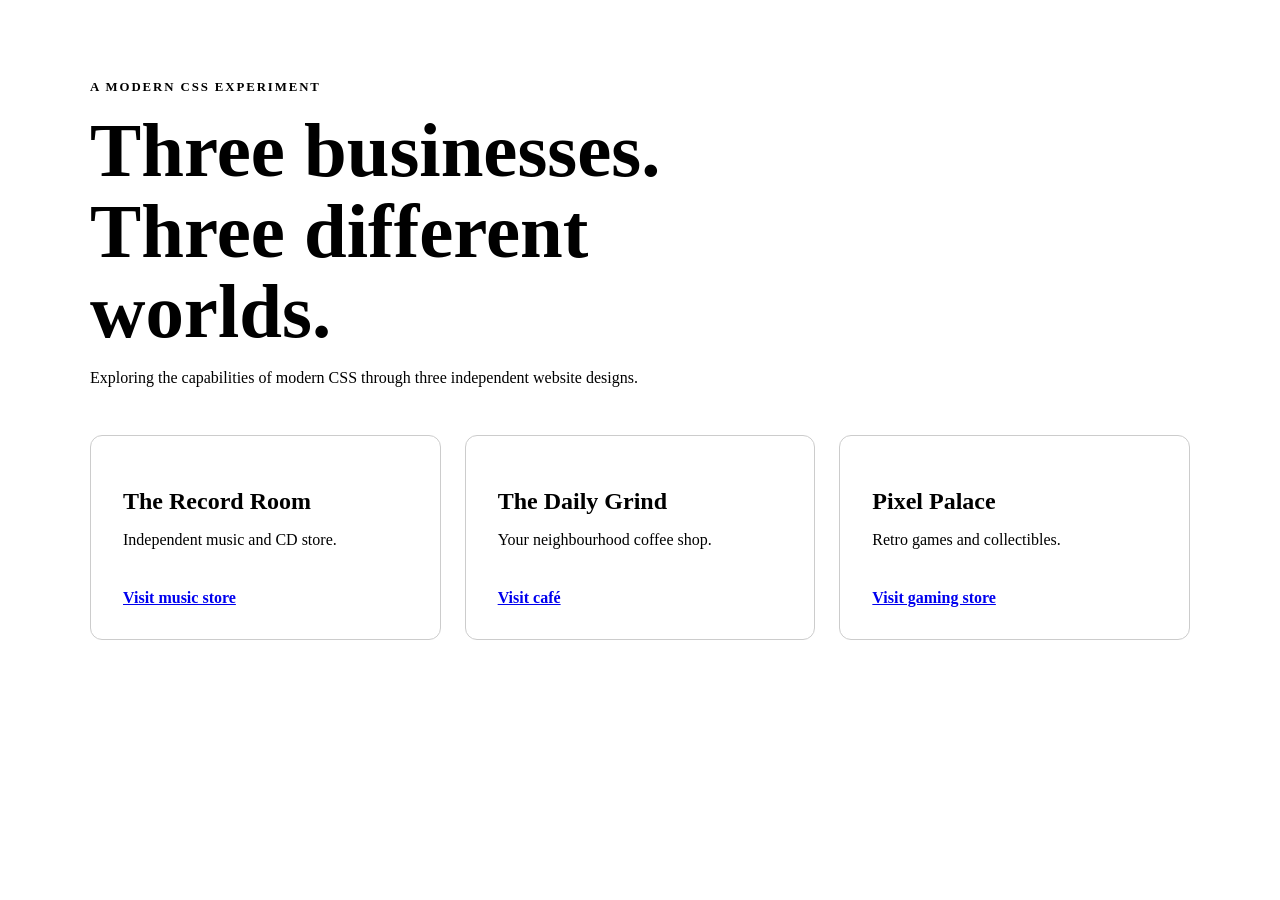
<file: index.html>
<!DOCTYPE html>
<html lang="en">

<head>
    <meta charset="UTF-8">
    <meta name="viewport" content="width=device-width, initial-scale=1.0">

    <title>Modern CSS | Three Business Experiments</title>

    <link rel="stylesheet" href="css/global.css">
</head>

<body>

    <main class="project-home">
        <header>
            <p class="eyebrow">A modern CSS experiment</p>
            <h1>Three businesses.<br>Three different worlds.</h1>
            <p>
                Exploring the capabilities of modern CSS
                through three independent website designs.
            </p>
        </header>

        <section class="project-links" aria-label="Explore the websites">

            <article>
                <h2>The Record Room</h2>
                <p>Independent music and CD store.</p>
                <a href="music/index.html">Visit music store</a>
            </article>

            <article>
                <h2>The Daily Grind</h2>
                <p>Your neighbourhood coffee shop.</p>
                <a href="cafe/index.html">Visit café</a>
            </article>

            <article>
                <h2>Pixel Palace</h2>
                <p>Retro games and collectibles.</p>
                <a href="gaming/index.html">Visit gaming store</a>
            </article>

        </section>
    </main>

</body>

</html>
</file>
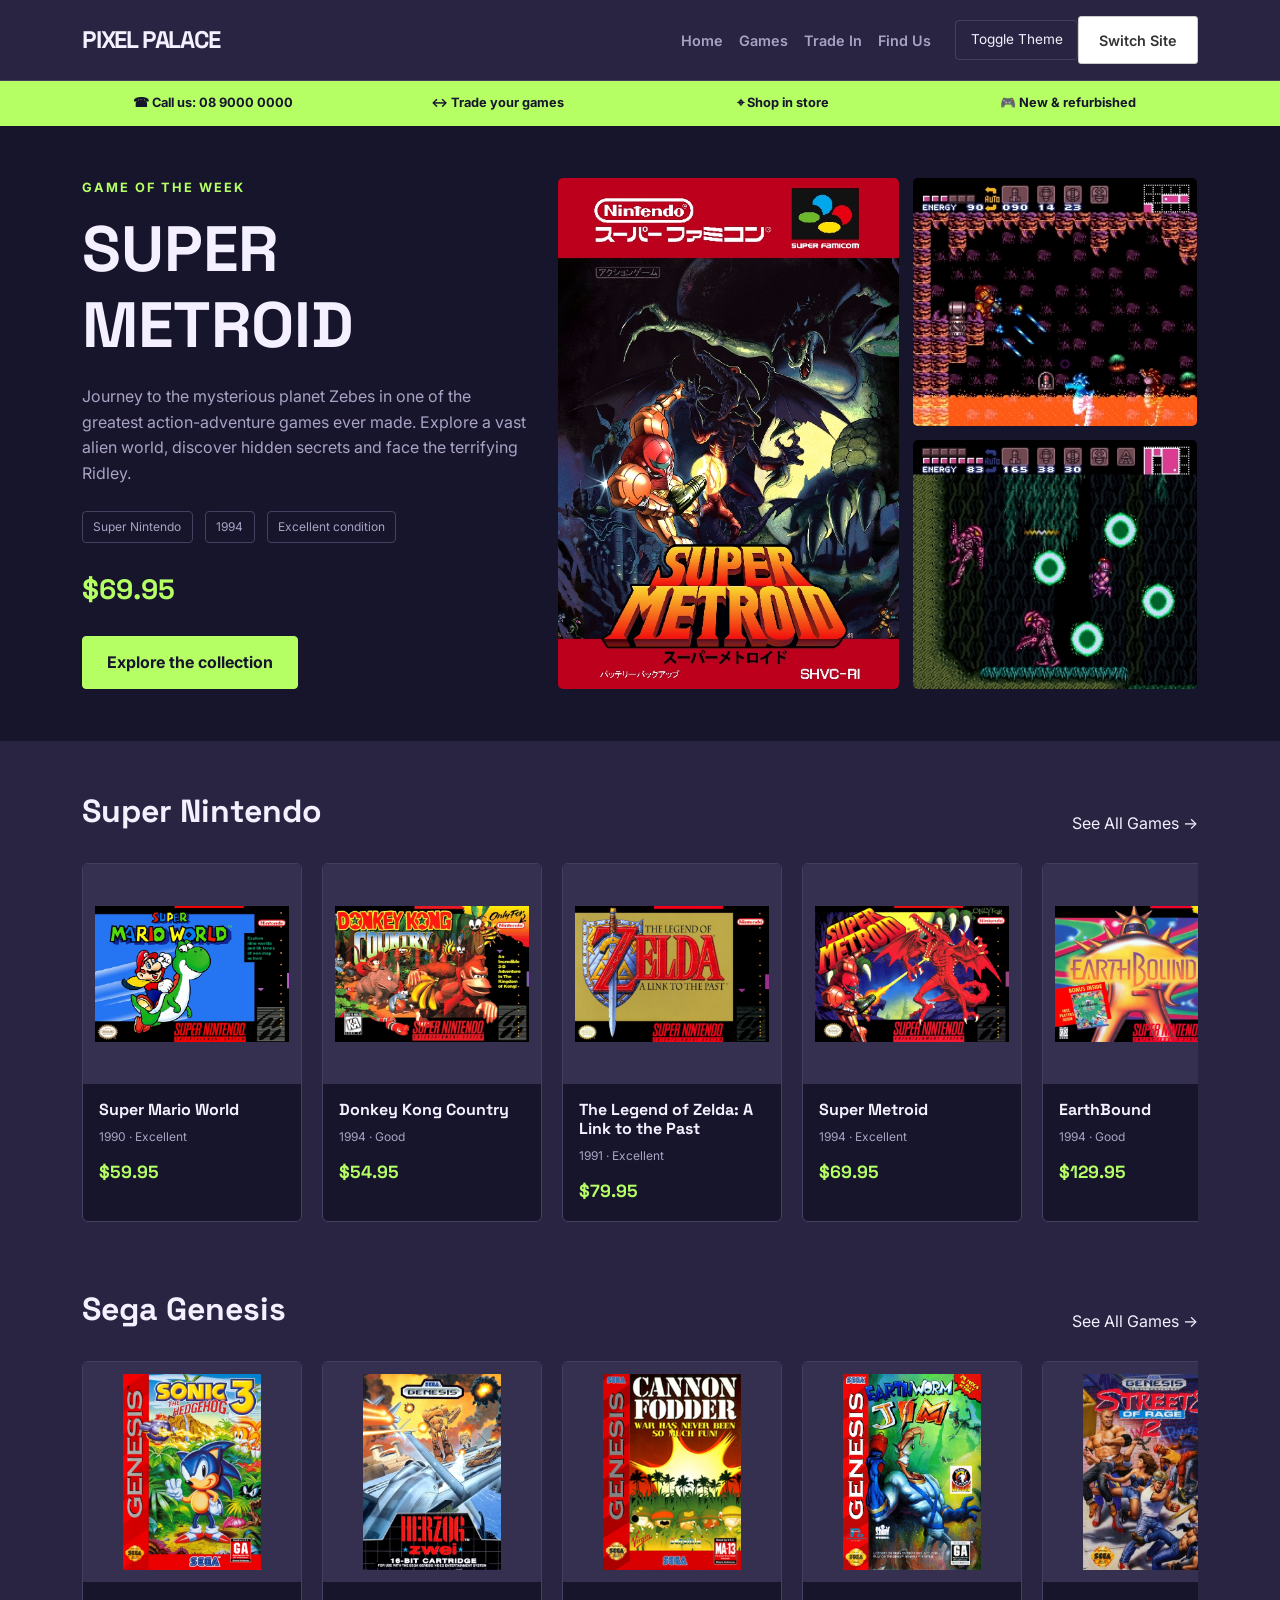
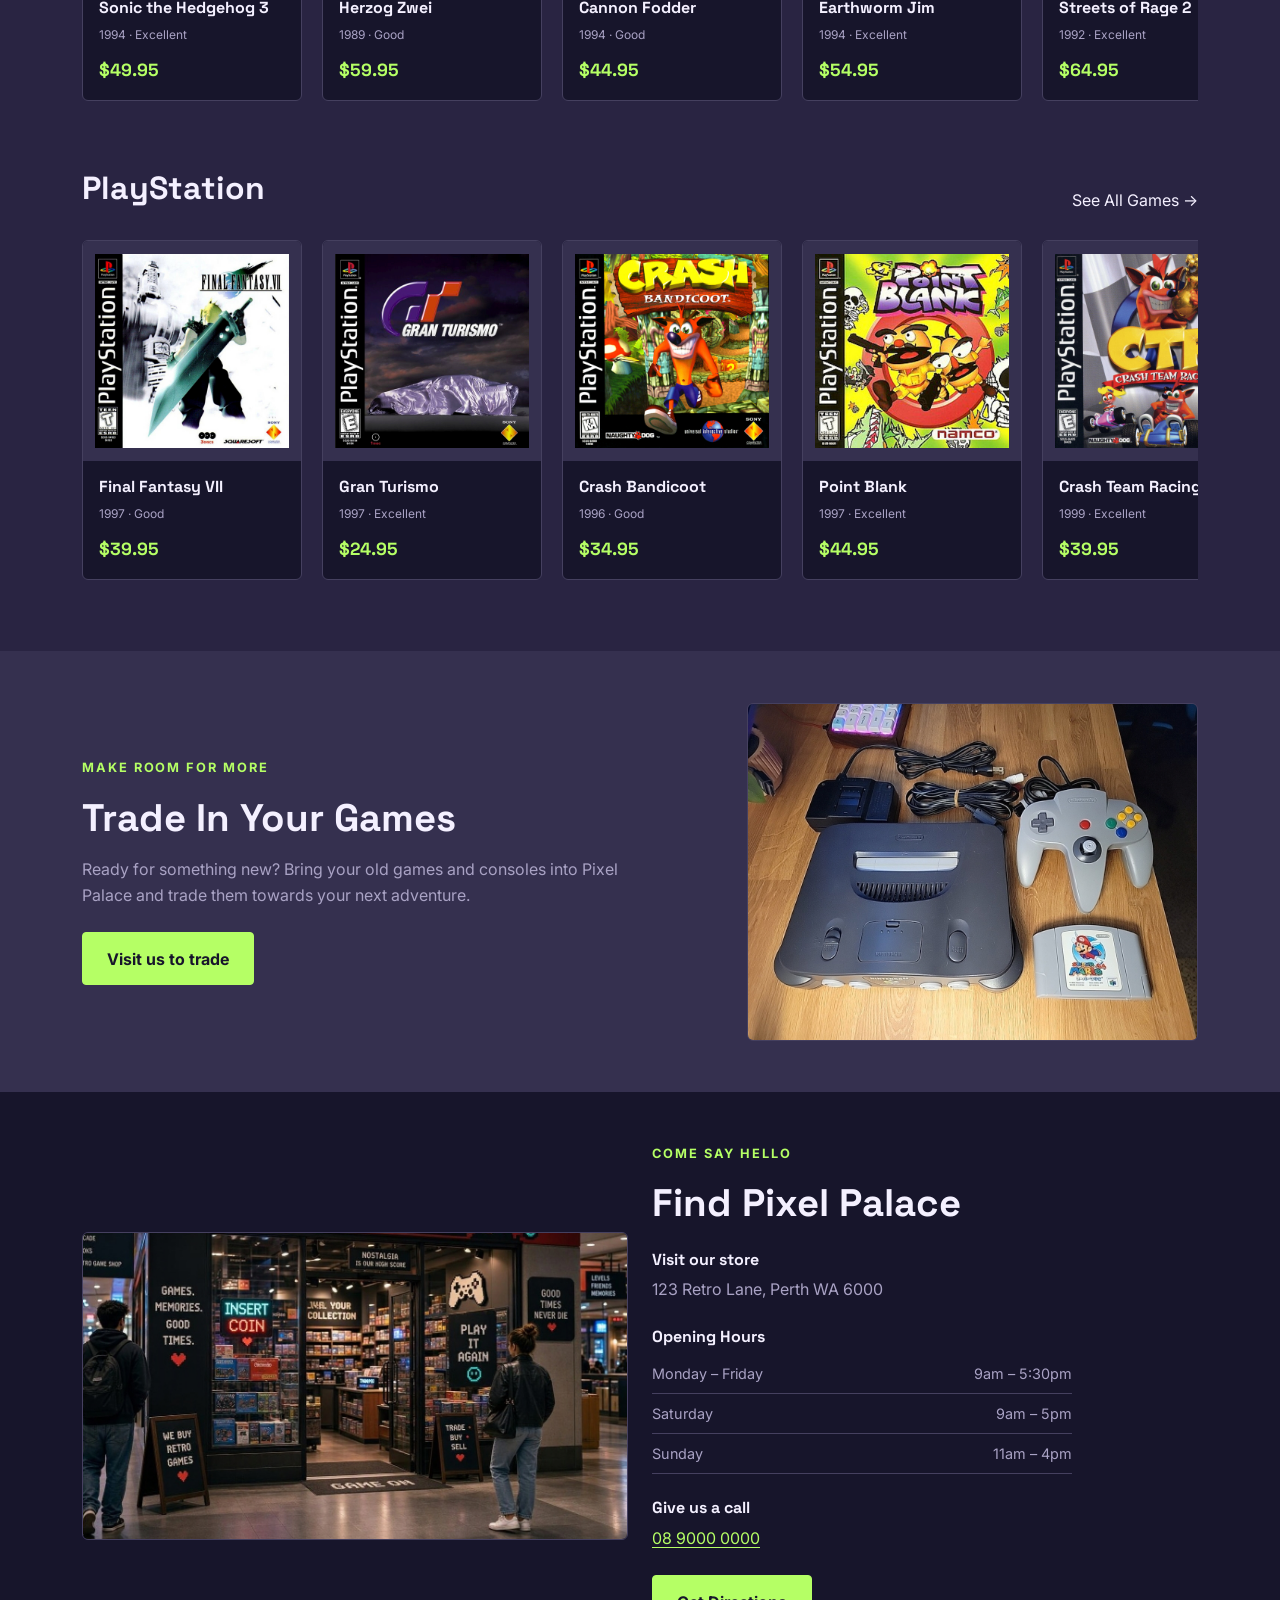
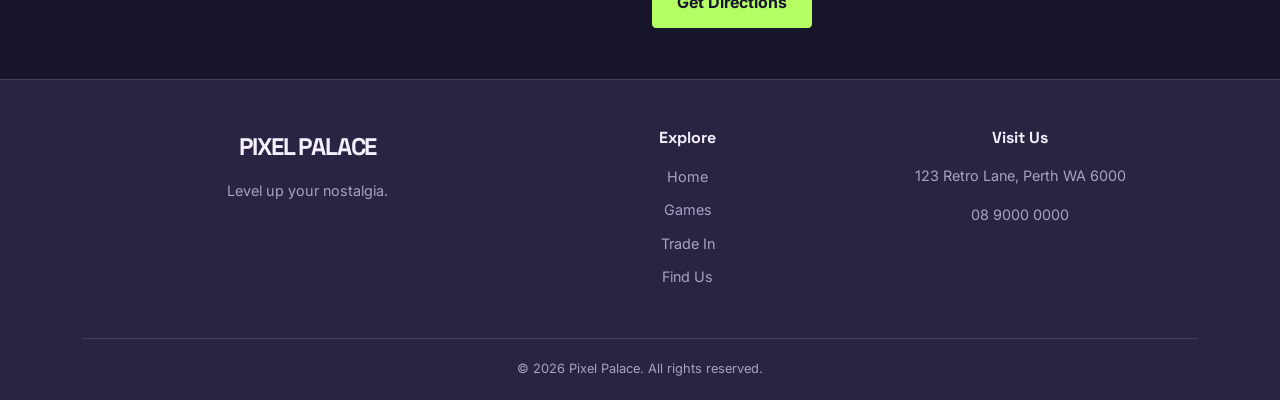
<file: gaming/index.html>
<!DOCTYPE html>
<html lang="en">

<head>
    <meta charset="UTF-8">
    <meta name="viewport" content="width=device-width, initial-scale=1.0">

    <title>Pixel Palace | Retro Gaming</title>

    <link rel="preconnect" href="https://fonts.googleapis.com">
    <link rel="preconnect" href="https://fonts.gstatic.com" crossorigin>
    <link
        href="https://fonts.googleapis.com/css2?family=Inter:wght@400;500;600;700&family=Space+Grotesk:wght@400;500;600;700&display=swap"
        rel="stylesheet">

    <!-- Bootstrap -->
    <link href="https://cdn.jsdelivr.net/npm/bootstrap@5.3.8/dist/css/bootstrap.min.css" rel="stylesheet">

    <!-- Project stylesheets -->
    <link rel="stylesheet" href="../css/global.css">
    <link rel="stylesheet" href="../css/switcher.css">
    <link rel="stylesheet" href="../css/gaming.css">
</head>

<body>

    <!-- =========================
         Header & Navigation
    ========================= -->

    <header class="site-header">
        <nav class="navbar navbar-expand-lg">
            <div class="container">

                <a class="navbar-brand" href="#home">
                    PIXEL PALACE
                </a>

                <button class="navbar-toggler" type="button" data-bs-toggle="collapse" data-bs-target="#main-navigation"
                    aria-controls="main-navigation" aria-expanded="false" aria-label="Toggle navigation">
                    <span class="navbar-toggler-icon"></span>
                </button>

                <div class="collapse navbar-collapse" id="main-navigation">

                    <ul class="navbar-nav ms-auto align-items-lg-center">
                        <li class="nav-item">
                            <a class="nav-link" href="#home">Home</a>
                        </li>

                        <li class="nav-item">
                            <a class="nav-link" href="#games">Games</a>
                        </li>

                        <li class="nav-item">
                            <a class="nav-link" href="#trade-in">Trade In</a>
                        </li>

                        <li class="nav-item">
                            <a class="nav-link" href="#find-us">Find Us</a>
                        </li>
                    </ul>

                    <button class="theme-toggle" type="button" aria-label="Toggle colour theme" aria-pressed="false">
                        Toggle Theme
                    </button>

                </div>

                <!-- Shared site switcher -->
                <button class="switcher-button" type="button" popovertarget="site-switcher-panel">
                    Switch Site
                </button>

                <nav id="site-switcher-panel" class="switcher-panel" popover aria-label="Explore other websites">
                    <p>Switch between experiences</p>
                    <a href="../cafe/index.html">☕ The Daily Grind</a>
                    <a href="../gaming/index.html" aria-current="page">🎮 Pixel Palace</a>
                    <a href="../music/index.html">💿 The Record Room</a>
                </nav>

            </div>
        </nav>
    </header>


    <main>


        <!-- =========================
     Store Information Bar
========================= -->

        <section class="store-info-bar">
            <div class="container">
                <div class="row">

                    <div class="col-6 col-lg-3">
                        <a href="tel:0890000000" class="store-info-item">
                            <span aria-hidden="true">☎</span>
                            Call us: 08 9000 0000
                        </a>
                    </div>

                    <div class="col-6 col-lg-3">
                        <a href="#trade-in" class="store-info-item">
                            <span aria-hidden="true">↔</span>
                            Trade your games
                        </a>
                    </div>

                    <div class="col-6 col-lg-3">
                        <a href="#find-us" class="store-info-item">
                            <span aria-hidden="true">⌖</span>
                            Shop in store
                        </a>
                    </div>

                    <div class="col-6 col-lg-3">
                        <a href="#games" class="store-info-item">
                            <span aria-hidden="true">🎮</span>
                            New & refurbished
                        </a>
                    </div>

                </div>
            </div>
        </section>


        <!-- =========================
     Game of the Week
========================= -->

        <section class="game-of-the-week">
            <div class="container">

                <div class="row align-items-center g-4">

                    <!-- Game Information -->
                    <div class="col-lg-5">

                        <p class="eyebrow">Game of the week</p>

                        <h1>Super Metroid</h1>

                        <p class="game-description">
                            Journey to the mysterious planet Zebes in one
                            of the greatest action-adventure games ever made.
                            Explore a vast alien world, discover hidden secrets
                            and face the terrifying Ridley.
                        </p>

                        <div class="game-details">
                            <span>Super Nintendo</span>
                            <span>1994</span>
                            <span>Excellent condition</span>
                        </div>

                        <div class="game-price">
                            $69.95
                        </div>

                        <a href="#games" class="btn button">
                            Explore the collection
                        </a>

                    </div>


                    <!-- Game Images -->
                    <div class="col-lg-7">

                        <div class="game-feature-images">

                            <!-- Main Box Artwork -->
                            <div class="game-box-image">
                                <img src="../images/gaming/super-metroid-box.jpg"
                                    alt="Super Metroid original Super Nintendo game box">
                            </div>

                            <!-- Gameplay Screenshots -->
                            <div class="gameplay-image gameplay-one">
                                <img src="../images/gaming/super-metroid-gameplay-1.jpg"
                                    alt="Samus exploring the alien world of Zebes">
                            </div>

                            <div class="gameplay-image gameplay-two">
                                <img src="../images/gaming/super-metroid-gameplay-2.jpg"
                                    alt="Super Metroid gameplay showing an encounter with an enemy">
                            </div>

                        </div>

                    </div>

                </div>

            </div>
        </section>

        <!-- =========================
             Game Collections
        ========================= -->

        <section class="game-collections" id="games">
            <div class="container">

                <!-- Super Nintendo -->
                <div class="game-collection">
                    <div class="d-flex justify-content-between align-items-center">
                        <h2>Super Nintendo</h2>
                        <a href="#" class="collection-link">See All Games →</a>
                    </div>

                    <div class="game-carousel" id="snes-games">
                        <!-- Game cards generated with JavaScript -->
                    </div>
                </div>

                <!-- Sega Genesis -->
                <div class="game-collection">
                    <div class="d-flex justify-content-between align-items-center">
                        <h2>Sega Genesis</h2>
                        <a href="#" class="collection-link">See All Games →</a>
                    </div>

                    <div class="game-carousel" id="genesis-games">
                        <!-- Game cards generated with JavaScript -->
                    </div>
                </div>

                <!-- Original PlayStation -->
                <div class="game-collection">
                    <div class="d-flex justify-content-between align-items-center">
                        <h2>PlayStation</h2>
                        <a href="#" class="collection-link">See All Games →</a>
                    </div>

                    <div class="game-carousel" id="playstation-games">
                        <!-- Game cards generated with JavaScript -->
                    </div>
                </div>

            </div>
        </section>

        <!-- =========================
                Trade In
        ========================= -->

        <section class="trade-in" id="trade-in">
            <div class="container">
                <div class="row align-items-center g-4">

                    <div class="col-lg-7">
                        <p class="eyebrow">Make room for more</p>
                        <h2>Trade In Your Games</h2>
                        <p>
                            Ready for something new? Bring your old games and consoles
                            into Pixel Palace and trade them towards your next adventure.
                        </p>
                        <a href="#find-us" class="btn button">Visit us to trade</a>
                    </div>

                    <div class="col-lg-5">
                        <div class="trade-in-image">
                            <img src="../images/gaming/game-trade-in.jpg"
                                alt="A collection of classic video games ready to trade">
                        </div>
                    </div>

                </div>
            </div>
        </section>


        <!-- =========================
             Find Us
        ========================= -->

        <section class="find-us" id="find-us">
            <div class="container">
                <div class="row align-items-center g-4">

                    <!-- Store Image -->
                    <div class="col-lg-6">
                        <div class="find-us-image">
                            <img src="../images/gaming/store-front.jpg" alt="Pixel Palace retro gaming store exterior">
                        </div>
                    </div>

                    <!-- Store Details -->
                    <div class="col-lg-6">
                        <p class="eyebrow">Come say hello</p>
                        <h2>Find Pixel Palace</h2>

                        <div class="store-details">
                            <h3>Visit our store</h3>
                            <p>123 Retro Lane, Perth WA 6000</p>

                            <h3>Opening Hours</h3>
                            <ul class="opening-hours">
                                <li>
                                    <span>Monday – Friday</span>
                                    <span>9am – 5:30pm</span>
                                </li>
                                <li>
                                    <span>Saturday</span>
                                    <span>9am – 5pm</span>
                                </li>
                                <li>
                                    <span>Sunday</span>
                                    <span>11am – 4pm</span>
                                </li>
                            </ul>

                            <h3>Give us a call</h3>
                            <p><a href="tel:0890000000">08 9000 0000</a></p>

                            <a href="https://www.google.com/maps/search/?api=1&query=123+Retro+Lane+Perth+WA+6000"
                                target="_blank" rel="noopener noreferrer" class="btn button">
                                Get Directions
                            </a>
                        </div>
                    </div>

                </div>
            </div>
        </section>

    </main>


    <!-- =========================
         Footer
    ========================= -->

    <footer class="site-footer">
        <div class="container">
            <div class="row g-4 justify-content-center">

                <!-- Branding -->
                <div class="col-lg-5">
                    <a href="#home" class="footer-brand">PIXEL PALACE</a>
                    <p>Level up your nostalgia.</p>
                </div>

                <!-- Quick Links -->
                <div class="col-lg-3">
                    <h3>Explore</h3>
                    <ul class="footer-links">
                        <li><a href="#home">Home</a></li>
                        <li><a href="#games">Games</a></li>
                        <li><a href="#trade-in">Trade In</a></li>
                        <li><a href="#find-us">Find Us</a></li>
                    </ul>
                </div>

                <!-- Contact -->
                <div class="col-lg-4">
                    <h3>Visit Us</h3>
                    <p>123 Retro Lane, Perth WA 6000</p>
                    <p><a href="tel:0890000000">08 9000 0000</a></p>
                </div>

            </div>

            <div class="footer-bottom">
                <p>&copy; 2026 Pixel Palace. All rights reserved.</p>
            </div>
        </div>
    </footer>


    <!-- Bootstrap JavaScript -->
    <script src="https://cdn.jsdelivr.net/npm/bootstrap@5.3.8/dist/js/bootstrap.bundle.min.js"></script>

    <!-- Project JavaScript -->
    <script src="../js/gaming/games-data.js"></script>
    <script src="../js/gaming/games.js"></script>
    <script src="../js/main.js"></script>

</body>

</html>
</file>
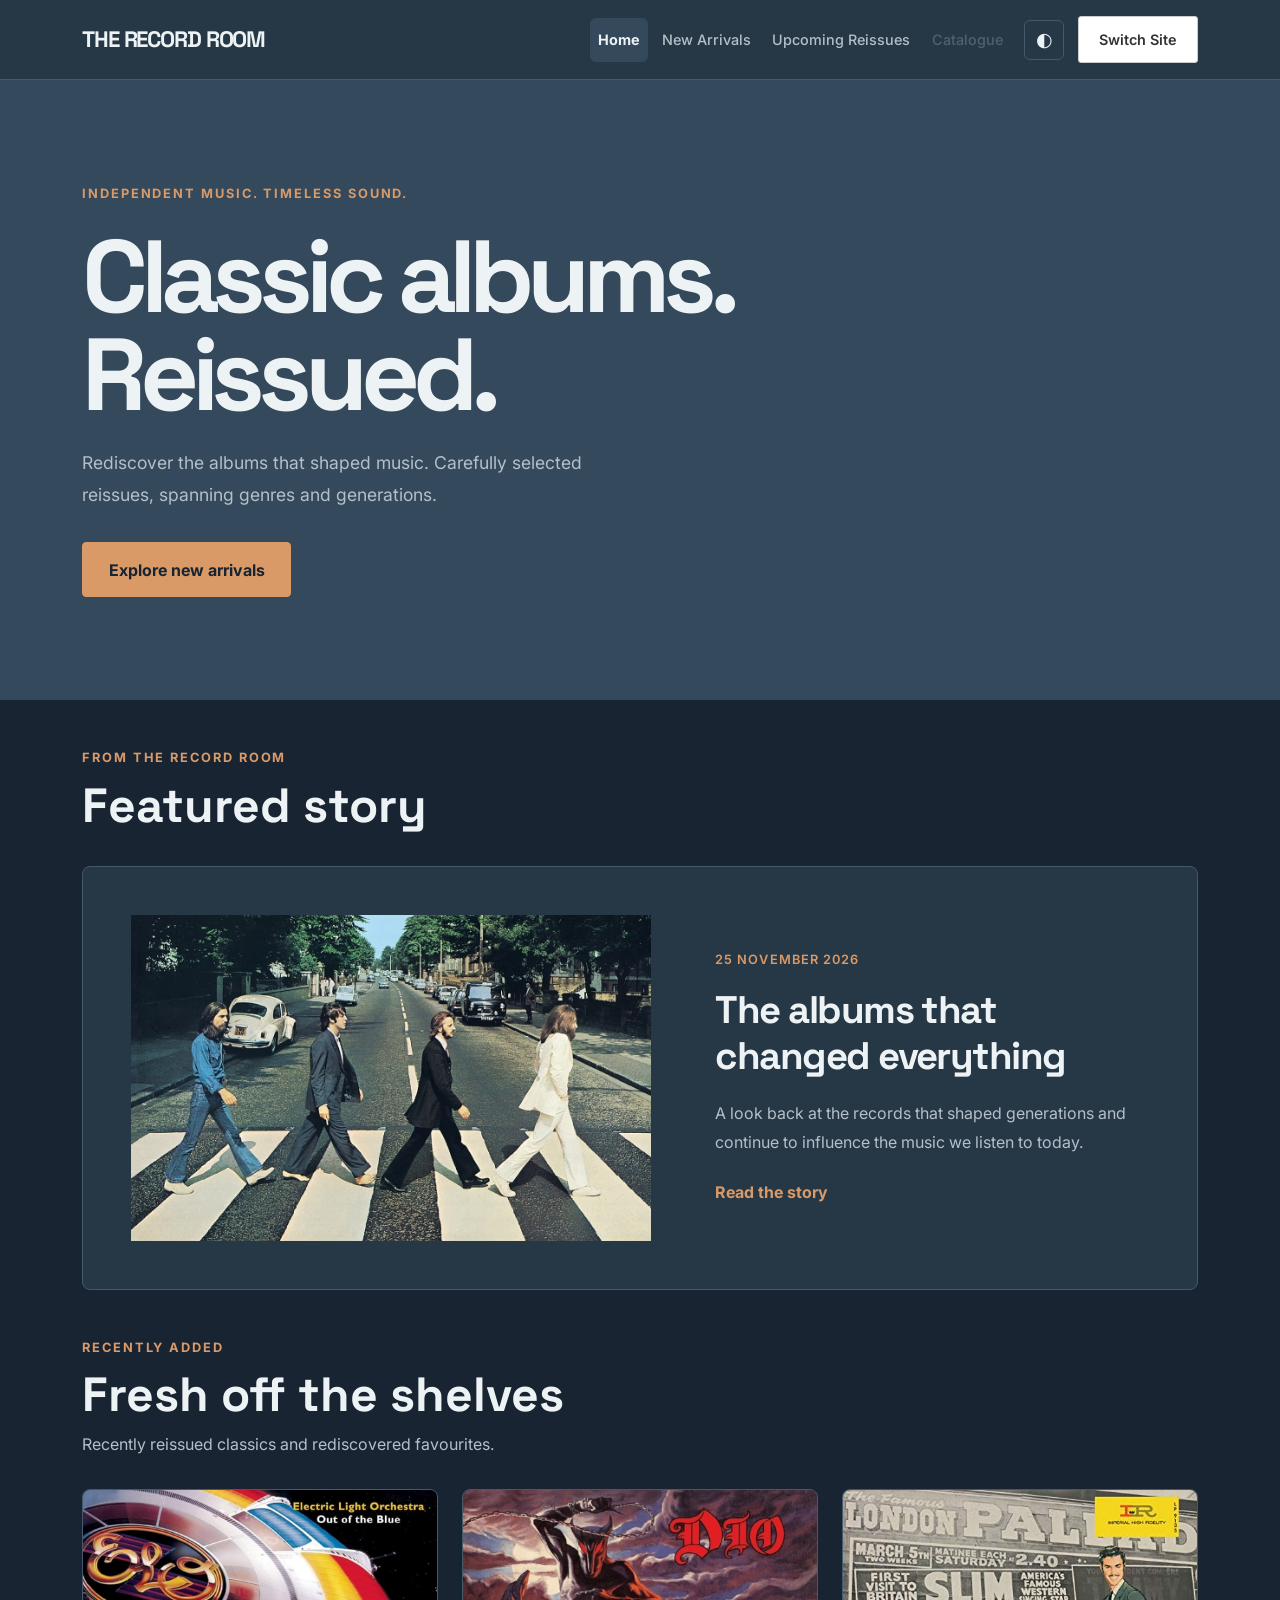
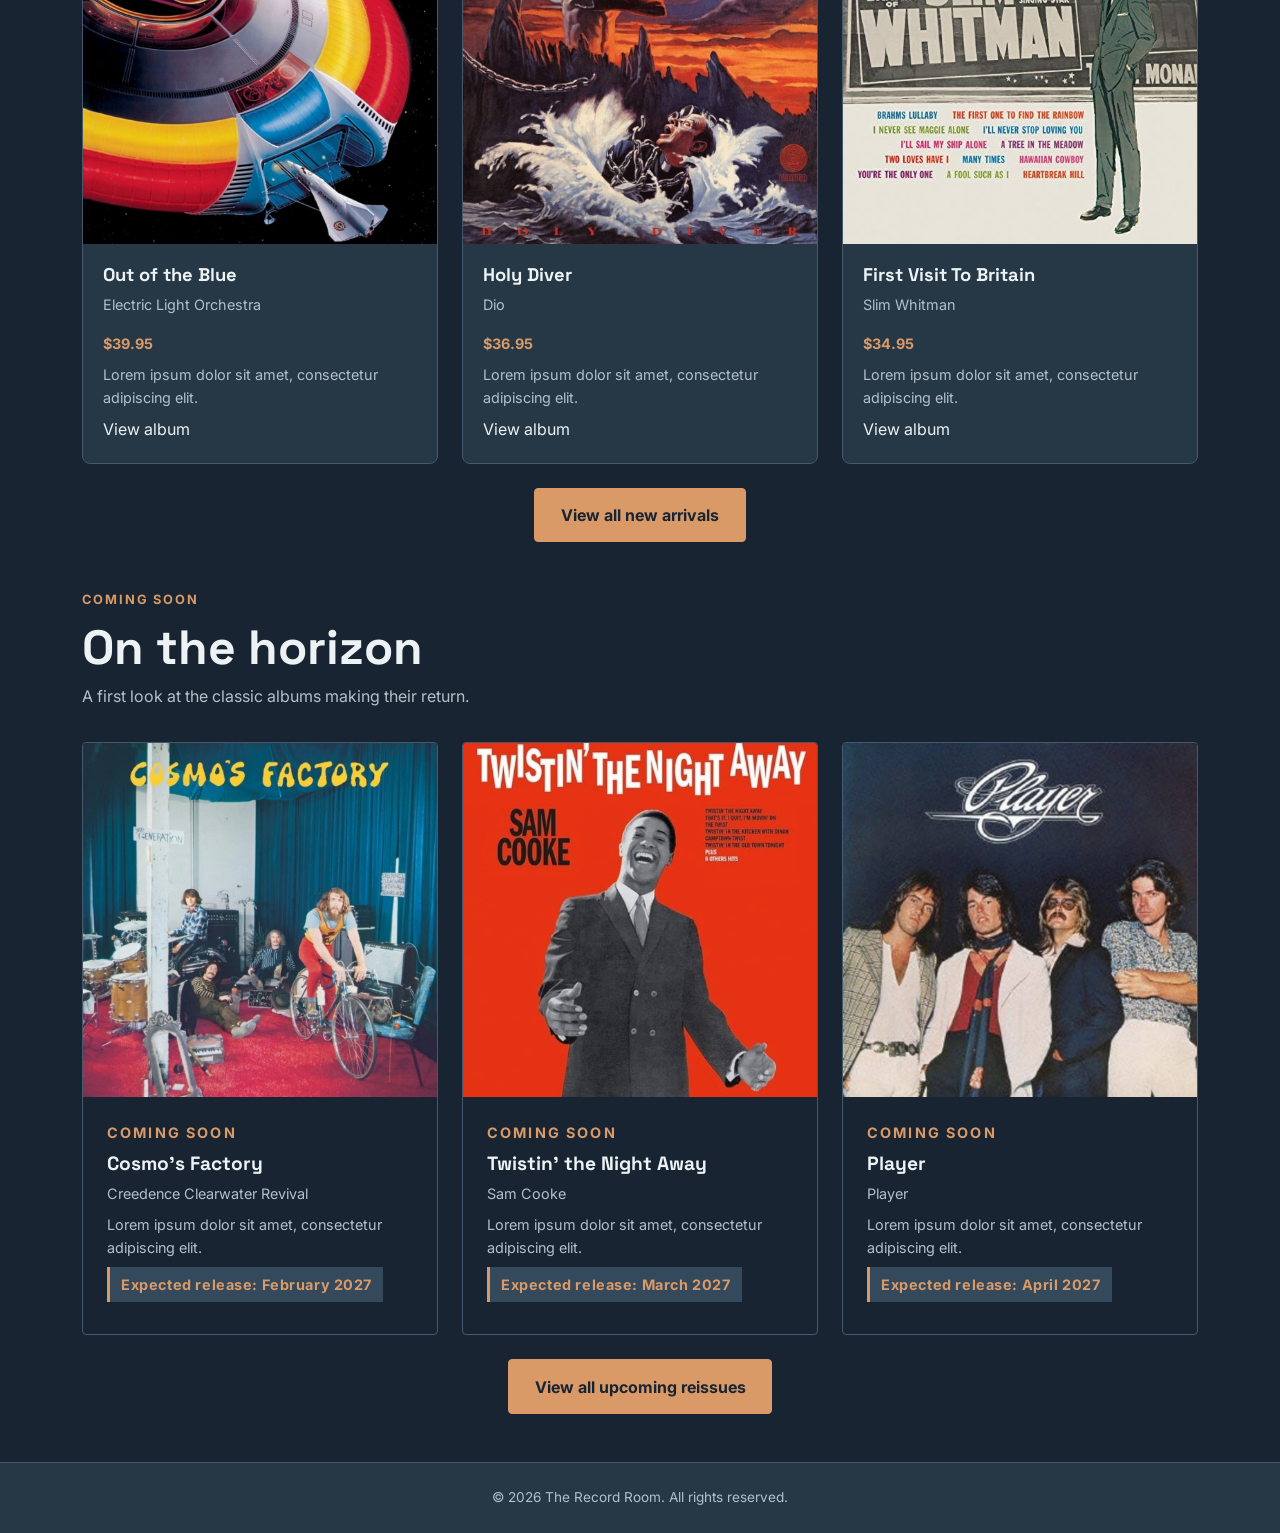
<file: music/index.html>
<!DOCTYPE html>
<html lang="en">

<head>
    <meta charset="UTF-8">
    <meta name="viewport" content="width=device-width, initial-scale=1.0">
    <meta name="description" content="Discover classic albums reissued for a new generation at The Record Room.">

    <title>The Record Room | Classic Albums Reissued</title>

    <!-- Theme initialisation will go here -->

    <!-- Bootstrap 5.3 -->
    <link href="https://cdn.jsdelivr.net/npm/bootstrap@5.3.8/dist/css/bootstrap.min.css" rel="stylesheet">

    <!-- Google Fonts -->
    <link rel="preconnect" href="https://fonts.googleapis.com">
    <link rel="preconnect" href="https://fonts.gstatic.com" crossorigin>
    <link
        href="https://fonts.googleapis.com/css2?family=Inter:wght@400;500;600;700&family=Space+Grotesk:wght@400;500;600;700&display=swap"
        rel="stylesheet">

    <!-- Stylesheets -->
    <link rel="stylesheet" href="../css/global.css">
    <link rel="stylesheet" href="../css/switcher.css">
    <link rel="stylesheet" href="../css/music.css">
</head>

<body>

    <!-- Header -->
    <header class="site-header">

        <nav class="navbar navbar-expand-lg">
            <div class="container">

                <!-- Branding -->
                <a href="index.html" class="navbar-brand site-logo">
                    THE RECORD ROOM
                </a>

                <!-- Mobile Navigation Toggle -->
                <button class="navbar-toggler" type="button" data-bs-toggle="collapse" data-bs-target="#main-navigation"
                    aria-controls="main-navigation" aria-expanded="false" aria-label="Toggle navigation">
                    <span class="navbar-toggler-icon"></span>
                </button>

                <!-- Navigation -->
                <div class="collapse navbar-collapse" id="main-navigation">

                    <ul class="navbar-nav ms-auto align-items-lg-center">

                        <li class="nav-item">
                            <a href="index.html" class="nav-link" aria-current="page">
                                Home
                            </a>
                        </li>

                        <li class="nav-item">
                            <a href="new-arrivals.html" class="nav-link">
                                New Arrivals
                            </a>
                        </li>

                        <li class="nav-item">
                            <a href="#upcoming-reissues" class="nav-link">
                                Upcoming Reissues
                            </a>
                        </li>

                        <li class="nav-item">
                            <a href="#catalogue" class="nav-link nav-inactive">
                                Catalogue
                            </a>
                        </li>

                        <li class="nav-item">
                            <button class="theme-toggle" type="button" aria-label="Toggle dark mode"
                                aria-pressed="false">
                                ◐
                            </button>
                        </li>

                        <li class="nav-item">
                            <button class="switcher-button" popovertarget="site-switcher-panel">
                                Switch Site
                            </button>
                        </li>

                    </ul>

                </div>

                <!-- Site Switcher Popover -->
                <nav id="site-switcher-panel" class="switcher-panel" popover aria-label="Explore other websites">

                    <p>Switch between experiences</p>

                    <a href="../cafe/index.html">☕ The Daily Grind</a>
                    <a href="../gaming/index.html">🎮 Pixel Palace</a>
                    <a href="../music/index.html" aria-current="page">💿 The Record Room</a>

                </nav>

            </div>
        </nav>

    </header>


    <!-- Main Content -->
    <main>

        <!-- Hero -->
        <section class="hero" id="home">
            <div class="container">

                <p class="eyebrow">Independent music. Timeless sound.</p>

                <h1>Classic albums.<br>Reissued.</h1>

                <p class="hero-description">
                    Rediscover the albums that shaped music.
                    Carefully selected reissues, spanning genres and generations.
                </p>

                <a href="new-arrivals.html" class="btn button">
                    Explore new arrivals
                </a>

            </div>
        </section>


        <!-- Featured News -->

        <!-- Featured News -->
        <section class="featured-news" id="featured-news">
            <div class="container">

                <!-- Section Heading -->
                <div class="section-heading">
                    <p class="eyebrow">From the record room</p>
                    <h2>Featured story</h2>
                </div>

                <!-- Featured Article -->
                <article class="featured-news-card">

                    <!-- Article Image -->
                    <div class="featured-news-image">
                        <img src="../images/music/featured-news.jpg" alt="Vintage vinyl records and album sleeves">
                    </div>

                    <!-- Article Content -->
                    <div class="featured-news-content">

                        <p class="news-date">25 November 2026</p>

                        <h3>The albums that changed everything</h3>

                        <p>
                            A look back at the records that shaped generations
                            and continue to influence the music we listen to today.
                        </p>

                        <a href="#" class="news-link">Read the story</a>

                    </div>

                </article>

            </div>
        </section>

        <!-- New Arrivals -->
        <section class="new-arrivals" id="new-arrivals">
            <div class="container">

                <div class="section-heading">
                    <p class="eyebrow">Recently added</p>
                    <h2>Fresh off the shelves</h2>
                    <p>Recently reissued classics and rediscovered favourites.</p>
                </div>

                <div class="row g-4 product-grid">

                    <!-- ELO: Out of the Blue -->
                    <article class="col-sm-6 col-lg-4">
                        <div class="product-card">

                            <img src="../images/music/out-of-the-blue.jpg" alt="Out of the Blue album artwork">

                            <div class="product-card-content">
                                <h3>Out of the Blue</h3>
                                <p>Electric Light Orchestra</p>
                                <p class="product-price">$39.95</p>
                                <p>Lorem ipsum dolor sit amet, consectetur adipiscing elit.</p>
                                <a href="album.html">View album</a>
                            </div>

                        </div>
                    </article>

                    <!-- Dio: Holy Diver -->
                    <article class="col-sm-6 col-lg-4">
                        <div class="product-card">

                            <img src="../images/music/holy-diver.jpg" alt="Holy Diver album artwork">

                            <div class="product-card-content">
                                <h3>Holy Diver</h3>
                                <p>Dio</p>
                                <p class="product-price">$36.95</p>
                                <p>Lorem ipsum dolor sit amet, consectetur adipiscing elit.</p>
                                <a href="album.html">View album</a>
                            </div>

                        </div>
                    </article>

                    <!-- Slim Whitman: First Visit To Britain -->
                    <article class="col-sm-6 col-lg-4">
                        <div class="product-card">

                            <img src="../images/music/first-visit-to-britain.jpg"
                                alt="First Visit To Britain album artwork">

                            <div class="product-card-content">
                                <h3>First Visit To Britain</h3>
                                <p>Slim Whitman</p>
                                <p class="product-price">$34.95</p>
                                <p>Lorem ipsum dolor sit amet, consectetur adipiscing elit.</p>
                                <a href="album.html">View album</a>
                            </div>

                        </div>
                    </article>

                </div>

                <div class="text-center mt-4">
                    <a href="new-arrivals.html" class="btn button">
                        View all new arrivals
                    </a>
                </div>

            </div>
        </section>


        <!-- Upcoming Reissues -->
        <section class="upcoming-reissues" id="upcoming-reissues">
            <div class="container">

                <div class="section-heading">
                    <p class="eyebrow">Coming soon</p>
                    <h2>On the horizon</h2>
                    <p>A first look at the classic albums making their return.</p>
                </div>

                <div class="row g-4 upcoming-grid">


                    <!-- Creedence Clearwater Revival -->
                    <article class="col-sm-6 col-lg-4">
                        <div class="upcoming-card">

                            <img src="../images/music/cosmos-factory.jpg" alt="Cosmo's Factory album artwork">

                            <div class="upcoming-card-content">
                                <p class="eyebrow">Coming soon</p>
                                <h3>Cosmo's Factory</h3>
                                <p>Creedence Clearwater Revival</p>
                                <p>Lorem ipsum dolor sit amet, consectetur adipiscing elit.</p>

                                <p class="upcoming-release-date">
                                    Expected release: February 2027
                                </p>
                            </div>

                        </div>
                    </article>


                    <!-- Sam Cooke -->
                    <article class="col-sm-6 col-lg-4">
                        <div class="upcoming-card">

                            <img src="../images/music/twistin-the-night-away.jpg"
                                alt="Twistin' the Night Away album artwork">

                            <div class="upcoming-card-content">
                                <p class="eyebrow">Coming soon</p>
                                <h3>Twistin' the Night Away</h3>
                                <p>Sam Cooke</p>
                                <p>Lorem ipsum dolor sit amet, consectetur adipiscing elit.</p>

                                <p class="upcoming-release-date">
                                    Expected release: March 2027
                                </p>
                            </div>

                        </div>
                    </article>


                    <!-- Player -->
                    <article class="col-sm-6 col-lg-4">
                        <div class="upcoming-card">

                            <img src="../images/music/player.jpg" alt="Player album artwork">

                            <div class="upcoming-card-content">
                                <p class="eyebrow">Coming soon</p>
                                <h3>Player</h3>
                                <p>Player</p>
                                <p>Lorem ipsum dolor sit amet, consectetur adipiscing elit.</p>

                                <p class="upcoming-release-date">
                                    Expected release: April 2027
                                </p>
                            </div>

                        </div>
                    </article>

                    <div class="text-center mt-4">
                        <a href="upcoming-reissues.html" class="btn button">
                            View all upcoming reissues
                        </a>
                    </div>

                </div>

            </div>
        </section>

    </main>


    <!-- Footer -->
    <footer class="site-footer">
        <div class="container">
            <p>&copy; 2026 The Record Room. All rights reserved.</p>
        </div>
    </footer>


    <!-- Bootstrap JavaScript -->
    <script src="https://cdn.jsdelivr.net/npm/bootstrap@5.3.8/dist/js/bootstrap.bundle.min.js"></script>

</body>

</html>
</file>
<file: css/global.css>
/* =========================
   Global Variables
========================= */

:root {
    --project-font: Arial, Helvetica, sans-serif;
}


/* =========================
   Base Styles
========================= */

html {
    scroll-behavior: smooth;
}

img {
    display: block;
    max-width: 100%;
}


/* =========================
   Project Landing Page
========================= */

.project-home {
    width: min(1100px, calc(100% - 3rem));
    margin: 5rem auto;
}

.project-home header {
    max-width: 650px;
    margin-bottom: 3rem;
}

.project-home h1 {
    font-size: clamp(2.5rem, 6vw, 5rem);
    line-height: 1.05;
    margin-block: 1rem;
}

.eyebrow {
    text-transform: uppercase;
    letter-spacing: 0.15em;
    font-size: 0.8rem;
    font-weight: 700;
}

.project-links {
    display: grid;
    grid-template-columns: repeat(
        auto-fit,
        minmax(min(100%, 250px), 1fr)
    );
    gap: 1.5rem;
}

.project-links article {
    padding: 2rem;
    border: 1px solid #ccc;
    border-radius: 0.75rem;
}

.project-links article h2 {
    margin-bottom: 0.75rem;
}

.project-links article a {
    display: inline-block;
    margin-top: 1.5rem;
    font-weight: 700;
}


/* =========================
   Accessibility
========================= */

@media (prefers-reduced-motion: reduce) {
    *,
    *::before,
    *::after {
        scroll-behavior: auto !important;
        animation-duration: 0.01ms !important;
        animation-iteration-count: 1 !important;
        transition-duration: 0.01ms !important;
    }
}
</file>
<file: css/switcher.css>
/* =========================
   Site Switcher Button
========================= */
.switcher-button {
    padding: 0.7rem 1.25rem;
    border: 1px solid #ccc;
    border-radius: 3px;
    background-color: #fff;
    color: #333;
    font: inherit;
    font-size: 0.9rem;
    font-weight: 600;
    cursor: pointer;
    transition: background-color 0.2s ease, border-color 0.2s ease;
}

.switcher-button:hover {
    background-color: #f2f2f2;
    border-color: #999;
}


/* =========================
   Site Switcher Popover
========================= */
.switcher-panel {
    position: fixed;
    top: 5.5rem;
    right: 1.5rem;
    left: auto;
    bottom: auto;
    margin: 0;
    width: min(300px, calc(100vw - 2rem));
    padding: 1rem;
    border: 1px solid #ddd;
    border-radius: 0.75rem;
    background-color: #fff;
    color: #333;
    box-shadow: 0 10px 35px rgb(0 0 0 / 15%);
}

.switcher-panel p {
    margin-bottom: 0.75rem;
    font-size: 0.85rem;
    font-weight: 700;
}

.switcher-panel a {
    display: block;
    padding: 0.75rem;
    border-radius: 0.4rem;
}

.switcher-panel a:hover,
.switcher-panel a:focus-visible {
    background-color: #f2f2f2;
}

.switcher-panel a[aria-current="page"] {
    background-color: #e9e9e9;
    font-weight: 700;
}
</file>
<file: css/gaming.css>
/* =========================
   1. CSS Variables & Theme
========================= */

:root {
    color-scheme: dark;

    /* Colours */
    --page-background: #17152B;
    --surface-background: #292442;
    --surface-secondary: #35304F;

    --text-primary: #F4F0FF;
    --text-secondary: #A9A2C4;

    --accent: #B5FF65;
    --accent-hover: #C9FF91;

    --border: #45405F;

    /* Typography */
    --font-heading: 'Space Grotesk', sans-serif;
    --font-body: 'Inter', sans-serif;

    /* Layout */
    --content-width: 1200px;

    /* Spacing */
    --section-spacing: clamp(2rem, 4vw, 3.5rem);
}

/* Light theme */
:root[data-theme="light"] {
    color-scheme: light;

    --page-background: #F4F0FF;
    --surface-background: #FFFFFF;
    --surface-secondary: #E8E3F2;

    --text-primary: #202033;
    --text-secondary: #66627B;

    --accent: #527F20;
    --accent-hover: #3F6517;

    --border: #D6D0E2;
}


/* =========================
   2. Reset & Base
========================= */

*,
*::before,
*::after {
    box-sizing: border-box;
}

html {
    scroll-behavior: smooth;
}

body {
    margin: 0;
    background-color: var(--page-background);
    color: var(--text-primary);
    font-family: var(--font-body);
    line-height: 1.6;
}

img {
    display: block;
    max-width: 100%;
}

a {
    color: inherit;
    text-decoration: none;
}


/* =========================
   3. Typography
========================= */

h1,
h2,
h3,
h4,
h5,
h6 {
    color: var(--text-primary);
    font-family: var(--font-heading);
    font-weight: 700;
    line-height: 1.2;
}

p {
    color: var(--text-secondary);
}

.eyebrow {
    color: var(--accent);
    font-size: 0.8rem;
    font-weight: 700;
    letter-spacing: 0.15em;
    text-transform: uppercase;
}


/* =========================
   4. Header & Navigation
========================= */

.site-header {
    position: sticky;
    top: 0;
    z-index: 1000;

    background-color: var(--surface-background);
    border-bottom: 1px solid var(--border);
}

.site-header .navbar {
    padding-block: 1rem;
}

.site-header .navbar-brand {
    color: var(--text-primary);
    font-family: var(--font-heading);
    font-size: 1.5rem;
    font-weight: 700;
    letter-spacing: -0.05em;
}

.site-header .navbar-brand:hover {
    color: var(--accent);
}

.site-header .nav-link {
    color: var(--text-secondary);
    font-size: 0.9rem;
    font-weight: 600;
    transition: color 0.2s ease;
}

.site-header .nav-link:hover,
.site-header .nav-link:focus {
    color: var(--accent);
}

/* Theme Toggle */
.theme-toggle {
    margin-left: 1rem;
    padding: 0.5rem 0.9rem;

    background: transparent;
    border: 1px solid var(--border);
    border-radius: 4px;

    color: var(--text-primary);
    font-size: 0.85rem;
    cursor: pointer;
}

.theme-toggle:hover {
    border-color: var(--accent);
    color: var(--accent);
}

/* Mobile Navigation */
.site-header .navbar-toggler {
    border-color: var(--border);
}

.site-header .navbar-toggler:focus {
    box-shadow: 0 0 0 0.2rem rgb(181 255 101 / 20%);
}



/* =========================
   5. Store Information Bar
========================= */

.store-info-bar {
    padding-block: 0.75rem;

    background-color: var(--accent);
    color: #17152B;
}

.store-info-bar .row {
    align-items: center;
    row-gap: 0.5rem;
}

.store-info-bar p {
    margin: 0;
    color: #17152B;
    font-size: 0.8rem;
    font-weight: 700;
    text-align: center;
}

.store-info-item {
    display: block;
    color: inherit;
    font-size: 0.8rem;
    font-weight: 700;
    text-align: center;
    transition: opacity 0.2s ease;
}

.store-info-item:hover {
    opacity: 0.7;
}


/* =========================
   6. Game of the Week
========================= */

.game-of-the-week {
    padding-block: var(--section-spacing);
}

.game-of-the-week .eyebrow {
    margin-bottom: 0.75rem;
}

.game-of-the-week h1 {
    margin-bottom: 1.25rem;
    font-size: clamp(2.5rem, 5vw, 4rem);
    text-transform: uppercase;
}

.game-description {
    max-width: 480px;
    margin-bottom: 1.5rem;
    font-size: 1rem;
}

/* Game Details */

.game-details {
    display: flex;
    flex-wrap: wrap;
    gap: 0.75rem;
    margin-bottom: 1.5rem;
}

.game-details span {
    padding: 0.35rem 0.65rem;
    border: 1px solid var(--border);
    border-radius: 4px;
    color: var(--text-secondary);
    font-size: 0.75rem;
}

/* Game Price */
.game-price {
    margin-bottom: 1.5rem;
    color: var(--accent);
    font-family: var(--font-heading);
    font-size: 1.75rem;
    font-weight: 700;
}

/* =========================
   Game Images
========================= */

.game-feature-images {
    display: grid;
    grid-template-columns: 1.2fr 1fr;
    grid-template-rows: repeat(2, 1fr);
    gap: 0.75rem;
}

.game-box-image,
.gameplay-image {
    overflow: hidden;
    border: 1px solid transparent;
    border-radius: 6px;
    transition:
        transform 0.3s ease,
        border-color 0.3s ease;
}

.game-box-image {
    grid-row: span 2;
}

.gameplay-image {
    min-height: 140px;
}

.game-feature-images img {
    width: 100%;
    height: 100%;
    object-fit: cover;
    transition: filter 0.3s ease;
}

/* Hover Effects */

.game-box-image:hover,
.gameplay-image:hover {
    transform: rotate(-0.5deg);
    border-color: var(--accent);
}

.game-box-image:hover img,
.gameplay-image:hover img {
    filter: saturate(1.15);
}

/* Reduced Motion */

@media (prefers-reduced-motion: reduce) {
    .game-box-image,
    .gameplay-image,
    .game-feature-images img {
        transition: none;
    }
}

/* Shared Buttons */

.button {
    display: inline-block;
    padding: 0.85rem 1.5rem;
    border: 1px solid var(--accent);
    border-radius: 4px;
    background-color: var(--accent);
    color: #17152B;
    font-weight: 700;
    transition:
        background-color 0.2s ease,
        border-color 0.2s ease,
        transform 0.2s ease;
}

.button:hover {
    border-color: var(--accent-hover);
    background-color: var(--accent-hover);
    color: #17152B;
    transform: translateY(-2px);
}

/* =========================
   Game Collections
========================= */

.game-collections {
    padding-block: var(--section-spacing);
    background-color: var(--surface-background);
}

.game-collection {
    margin-bottom: 3rem;
}

.game-collection:last-child {
    margin-bottom: 0;
}

.game-collection h2 {
    margin-bottom: 1.5rem;
    font-size: clamp(1.5rem, 3vw, 2rem);
}

/* Game Carousel */

.game-carousel {
    display: grid;
    grid-auto-columns: 220px;
    grid-auto-flow: column;
    gap: 1.25rem;

    overflow-x: auto;
    overscroll-behavior-x: contain;
    scroll-snap-type: x mandatory;
    scroll-padding-inline: 1px;

    padding: 0.5rem 0 1.25rem;
}

.game-carousel > * {
    scroll-snap-align: start;
}


/* =========================
   Game Cards
========================= */

.game-card {
    overflow: hidden;
    border: 1px solid var(--border);
    border-radius: 6px;
    background-color: var(--page-background);
    scroll-snap-align: start;
    transition:
        transform 0.25s ease,
        border-color 0.25s ease;
}

.game-card:hover {
    transform: translateY(-4px);
    border-color: var(--accent);
}

.game-card-image {
    height: 220px;
    display: flex;
    align-items: center;
    justify-content: center;
    padding: 0.75rem;
    overflow: hidden;
    background-color: var(--surface-secondary);
}

.game-card-image img {
    max-width: 100%;
    max-height: 100%;
    width: auto;
    height: auto;
    object-fit: contain;
    transition: transform 0.3s ease;
}

.game-card:hover .game-card-image img {
    transform: scale(1.04);
}

.game-card-content {
    padding: 1rem;
}

.game-card h3 {
    margin-bottom: 0.5rem;
    font-size: 1rem;
}

.game-card-details {
    margin-bottom: 0.75rem;
    color: var(--text-secondary);
    font-size: 0.75rem;
}

.game-card-price {
    margin: 0;
    color: var(--accent);
    font-family: var(--font-heading);
    font-size: 1.1rem;
    font-weight: 700;
}

/* =========================
   Trade In
========================= */

.trade-in {
    padding-block: var(--section-spacing);
    background-color: var(--surface-secondary);
}

.trade-in h2 {
    margin-bottom: 1rem;
    font-size: clamp(1.8rem, 3vw, 2.5rem);
}

.trade-in p:not(.eyebrow) {
    max-width: 550px;
    margin-bottom: 1.5rem;
}

.trade-in-image {
    overflow: hidden;
    border: 1px solid var(--border);
    border-radius: 6px;
}

.trade-in-image img {
    width: 100%;
    aspect-ratio: 4 / 3;
    object-fit: cover;
}

/* =========================
   Find Us
========================= */

.find-us {
    padding-block: var(--section-spacing);
}

.find-us h2 {
    margin-bottom: 1.5rem;
    font-size: clamp(1.8rem, 3vw, 2.5rem);
}

.store-details h3 {
    margin-bottom: 0.5rem;
    font-size: 1rem;
}

.store-details p {
    margin-bottom: 1.5rem;
}

.store-details a:not(.button) {
    color: var(--accent);
    text-decoration: underline;
    text-underline-offset: 3px;
}

.opening-hours {
    max-width: 420px;
    margin: 0 0 1.5rem;
    padding: 0;
    list-style: none;
}

.opening-hours li {
    display: flex;
    justify-content: space-between;
    gap: 1rem;
    padding-block: 0.5rem;
    border-bottom: 1px solid var(--border);
    color: var(--text-secondary);
    font-size: 0.9rem;
}

.find-us-image {
    height: 100%;
    min-height: 300px;
    overflow: hidden;
    border: 1px solid var(--border);
    border-radius: 6px;
}

.find-us-image img {
    width: 100%;
    height: 100%;
    min-height: 300px;
    object-fit: cover;
}

/* =========================
   Footer
========================= */

.site-footer {
    padding-top: 3rem;
    background-color: var(--surface-background);
    border-top: 1px solid var(--border);
    text-align: center;
}

.footer-brand {
    display: inline-block;
    margin-bottom: 0.75rem;
    color: var(--text-primary);
    font-family: var(--font-heading);
    font-size: 1.5rem;
    font-weight: 700;
    letter-spacing: -0.05em;
}

.footer-brand:hover {
    color: var(--accent);
}

.site-footer h3 {
    margin-bottom: 1rem;
    font-size: 1rem;
}

.site-footer p {
    color: var(--text-secondary);
    font-size: 0.9rem;
}

.footer-links {
    margin: 0;
    padding: 0;
    list-style: none;
}

.footer-links li {
    margin-bottom: 0.5rem;
}

.footer-links a,
.site-footer p a {
    color: var(--text-secondary);
    font-size: 0.9rem;
    transition: color 0.2s ease;
}

.footer-links a:hover,
.site-footer p a:hover {
    color: var(--accent);
}

.footer-bottom {
    margin-top: 2.5rem;
    padding-block: 1.25rem;
    border-top: 1px solid var(--border);
}

.footer-bottom p {
    margin: 0;
    font-size: 0.8rem;
    text-align: center;
}
</file>
<file: css/music.css>
/* =========================
   1. CSS Variables & Theme
========================= */

:root {
    color-scheme: dark;

    /* Colours */
    --page-background: light-dark(#E8EDF1, #182432);
    --surface-background: light-dark(#F5F7F8, #263746);
    --surface-secondary: light-dark(#D8E0E6, #34495B);

    --text-primary: light-dark(#202B35, #EDF2F5);
    --text-secondary: light-dark(#64717C, #B4C0C9);

    --accent: light-dark(#A65F36, #D99A68);
    --accent-hover: light-dark(#874725, #E6AD80);

    --border: light-dark(#CBD4DC, #45596A);

    --font-heading: 'Space Grotesk', sans-serif;
    --font-body: 'Inter', sans-serif;

    --content-width: 1200px;
    --section-spacing: clamp(2rem, 4vw, 3rem);
}

/* Light theme */
:root[data-theme="light"] {
    color-scheme: light;
}


/* =========================
   2. Reset & Base Styles
========================= */

*,
*::before,
*::after {
    box-sizing: border-box;
}

html {
    scroll-behavior: smooth;
}

body {
    margin: 0;
    background-color: var(--page-background);
    color: var(--text-primary);
    font-family: var(--font-body);
    line-height: 1.6;
}

img {
    display: block;
    max-width: 100%;
}

a {
    color: inherit;
    text-decoration: none;
}


/* =========================
   3. Typography
========================= */

h1,
h2,
h3,
h4,
h5,
h6 {
    color: var(--text-primary);
    font-family: var(--font-heading);
    font-weight: 700;
    line-height: 1.2;
}

h1 {
    font-size: clamp(2.75rem, 6vw, 5rem);
}

h2 {
    font-size: clamp(2rem, 4vw, 3rem);
}

p {
    color: var(--text-secondary);
}

.eyebrow {
    color: var(--accent);
    font-size: 0.8rem;
    font-weight: 700;
    letter-spacing: 0.15em;
    text-transform: uppercase;
}

/* =========================
   Shared Buttons
========================= */

.button {
    display: inline-block;
    padding: 0.9rem 1.6rem;
    border: 1px solid var(--accent);
    border-radius: 4px;
    background-color: var(--accent);
    color: #182432;
    font-weight: 700;
    text-decoration: none;
    transition:
        background-color 0.2s ease,
        border-color 0.2s ease,
        transform 0.2s ease;
}

.button:hover {
    border-color: var(--accent-hover);
    background-color: var(--accent-hover);
    color: #182432;
    transform: translateY(-2px);
}


/* =========================
   4. Header & Navigation
========================= */

.site-header {
    position: sticky;
    top: 0;
    z-index: 1000;
    background-color: var(--surface-background);
    border-bottom: 1px solid var(--border);
}

/* Branding */

.site-logo {
    color: var(--text-primary);
    font-family: var(--font-heading);
    font-size: 1.4rem;
    font-weight: 700;
    letter-spacing: -0.05em;
}

.site-logo:hover {
    color: var(--accent);
}

/* Main Navigation */

.site-header .navbar {
    padding-block: 1rem;
}

.site-header .navbar-nav {
    gap: 0.35rem;
}

.site-header .nav-link {
    padding: 0.65rem 0.85rem;
    border-radius: 6px;
    color: var(--text-secondary);
    font-size: 0.9rem;
    font-weight: 500;
    transition: color 0.2s ease, background-color 0.2s ease;
}

.site-header .nav-link:hover,
.site-header .nav-link[aria-current="page"] {
    background-color: var(--surface-secondary);
    color: var(--text-primary);
}

.site-header .nav-link[aria-current="page"] {
    font-weight: 700;
}

/* Inactive Navigation Link */

.site-header .nav-inactive {
    opacity: 0.3;
    cursor: not-allowed;
}

/* Theme Toggle */

.theme-toggle {
    display: grid;
    place-items: center;
    width: 40px;
    height: 40px;
    margin-inline: 0.5rem;
    border: 1px solid var(--border);
    border-radius: 6px;
    background-color: transparent;
    color: var(--text-primary);
    font-size: 1.2rem;
    cursor: pointer;
    transition: background-color 0.2s ease;
}

.theme-toggle:hover {
    background-color: var(--surface-secondary);
}

/* Mobile Navigation Toggle */

.site-header .navbar-toggler {
    border-color: var(--border);
}

.site-header .navbar-toggler:focus {
    box-shadow: 0 0 0 0.2rem rgb(146 112 63 / 20%);
}


/* =========================
   5. Shared Section Spacing
========================= */

.featured-news,
.new-arrivals,
.upcoming-reissues {
    padding-top: 0;
    padding-bottom: var(--section-spacing);
}

.featured-news {
    padding-top: var(--section-spacing);
}


/* =========================
   6. Hero
========================= */

.hero {
    display: flex;
    align-items: center;
    min-height: 620px;
    padding-block: var(--section-spacing);
    background-color: var(--surface-secondary);
}


.hero .eyebrow {
    margin-bottom: 1.5rem;
}

.hero h1 {
    max-width: 850px;
    margin-bottom: 1.5rem;
    font-size: clamp(3.5rem, 8vw, 7rem);
    letter-spacing: -0.07em;
    line-height: 0.95;
}

.hero-description {
    max-width: 550px;
    margin-bottom: 2rem;
    font-size: 1.1rem;
    line-height: 1.8;
}

/* =========================
   7. Featured News
========================= */

/* Section Headings */

.section-heading {
    margin-bottom: 2rem;
}

.section-heading .eyebrow {
    margin-bottom: 0.5rem;
}

.section-heading h2 {
    margin-bottom: 0.5rem;
}

.section-heading > p:last-child {
    margin-bottom: 0;
}

/* Featured News Card */

.featured-news-card {
    display: grid;
    grid-template-columns: 1.2fr 1fr;
    align-items: center;
    gap: clamp(2rem, 5vw, 5rem);
    overflow: hidden;
    padding: clamp(1.5rem, 4vw, 3rem);
    border: 1px solid var(--border);
    border-radius: 8px;
    background-color: var(--surface-background);
}

.featured-news-image {
    overflow: hidden;
    aspect-ratio: 16 / 10;
    background-color: var(--surface-secondary);
}

.featured-news-image img {
    width: 100%;
    height: 100%;
    object-fit: cover;
}

.news-date {
    margin-bottom: 1rem;
    color: var(--accent);
    font-size: 0.8rem;
    font-weight: 600;
    letter-spacing: 0.08em;
    text-transform: uppercase;
}

.featured-news-content h3 {
    margin-bottom: 1.25rem;
    font-size: clamp(1.75rem, 3vw, 2.5rem);
    letter-spacing: -0.04em;
}

.featured-news-content > p:not(.news-date) {
    margin-bottom: 1.5rem;
    line-height: 1.8;
}

.news-link {
    display: inline-block;
    color: var(--accent);
    font-weight: 700;
    transition: color 0.2s ease;
}

.news-link:hover {
    color: var(--accent-hover);
}


/* =========================
   8. New Arrivals
========================= */

/* Product Card */

.product-card {
    height: 100%;
    overflow: hidden;
    border: 1px solid var(--border);
    border-radius: 8px;
    background-color: var(--surface-background);
    transition: transform 0.25s ease, box-shadow 0.25s ease;
}

.product-card:hover {
    transform: translateY(-5px);
    box-shadow: 0 12px 30px rgb(0 0 0 / 18%);
}

.product-card img {
    width: 100%;
    aspect-ratio: 1;
    object-fit: cover;
}

.product-card-content {
    padding: 1.25rem;
}

.product-card-content h3 {
    margin-bottom: 0.4rem;
    font-size: 1.15rem;
}

.product-card-content p {
    margin-bottom: 0.5rem;
    font-size: 0.9rem;
}

.product-card-content .product-price {
    margin-top: 1rem;
    color: var(--accent);
    font-weight: 700;
}

.new-arrivals .button {
    display: inline-block;
    padding: 0.9rem 1.6rem;
    border: 1px solid var(--accent);
    border-radius: 4px;
    background-color: var(--accent);
    color: #182432;
    font-weight: 700;
    transition:
        background-color 0.2s ease,
        border-color 0.2s ease,
        transform 0.2s ease;
}

.new-arrivals .button:hover {
    border-color: var(--accent-hover);
    background-color: var(--accent-hover);
    color: #182432;
    transform: translateY(-2px);
}


/* =========================
   9. Upcoming Reissues
========================= */

/* Upcoming Card */

.upcoming-card {
    display: flex;
    flex-direction: column;
    height: 100%;
    overflow: hidden;
    border: 1px solid var(--border);
    border-radius: 4px;
    background-color: var(--page-background);
    transition: transform 0.25s ease, border-color 0.25s ease;
}

.upcoming-card:hover {
    transform: translateY(-4px);
    border-color: var(--accent);
}

.upcoming-card img {
    width: 100%;
    aspect-ratio: 1;
    object-fit: cover;
}

.upcoming-card-content {
    display: flex;
    flex-direction: column;
    flex-grow: 1;
    padding: 1.5rem;
}

.upcoming-card-content h3 {
    margin-bottom: 0.4rem;
    font-size: 1.2rem;
}

.upcoming-card-content p {
    margin-bottom: 0.5rem;
    font-size: 0.9rem;
}

.upcoming-release-date {
    align-self: flex-start;
    margin-top: auto;
    padding: 0.4rem 0.7rem;
    border-left: 3px solid var(--accent);
    background-color: var(--surface-secondary);
    color: var(--accent);
    font-size: 0.8rem;
    font-weight: 700;
    letter-spacing: 0.04em;
}


/* =========================
   10. Footer
========================= */

.site-footer {
    padding-block: 1.5rem;
    border-top: 1px solid var(--border);
    background-color: var(--surface-background);
}

.site-footer p {
    margin-bottom: 0;
    font-size: 0.85rem;
    text-align: center;
}
</file>
